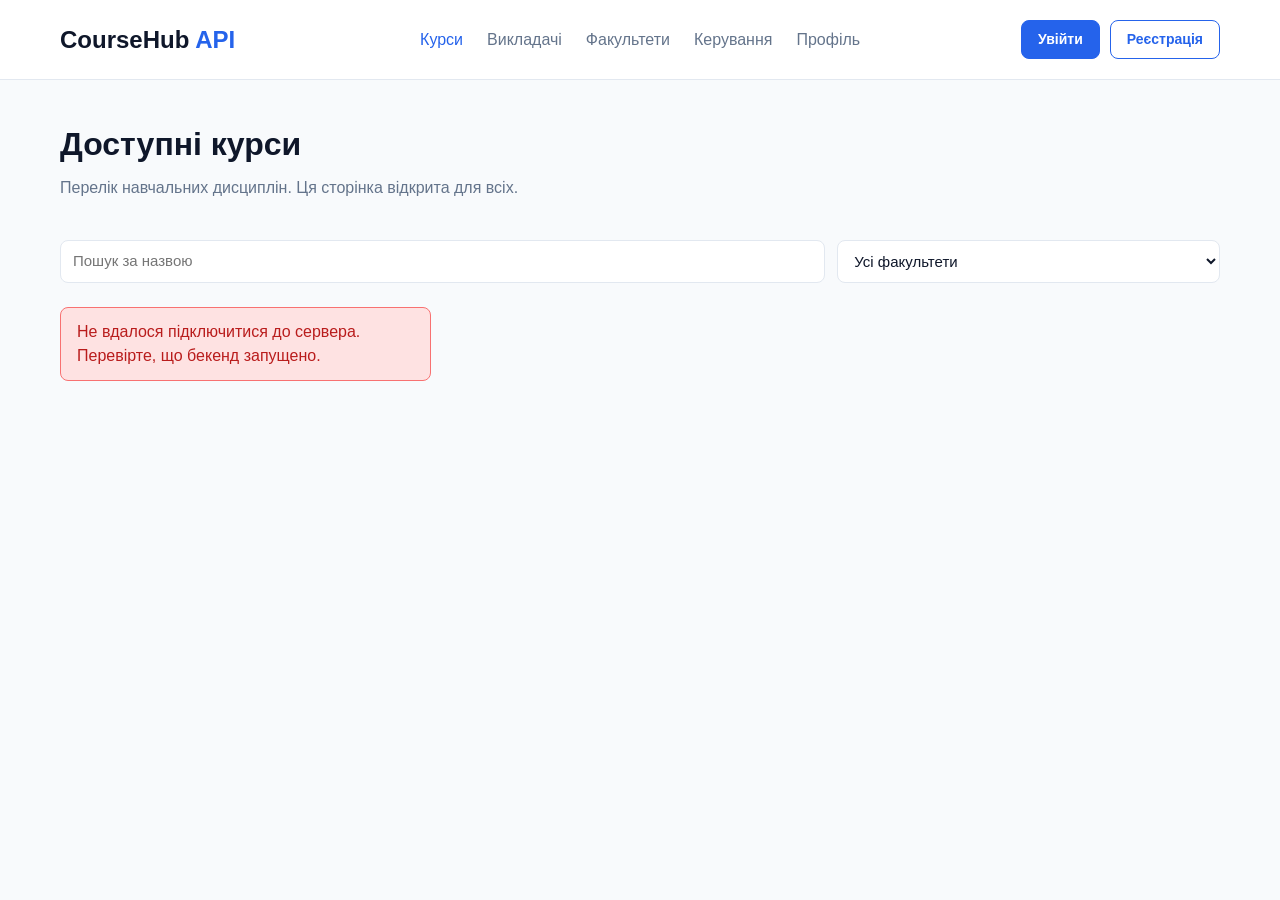
<file: index.html>
<!DOCTYPE html>
<html lang="uk">
<head>
    <meta charset="UTF-8">
    <meta name="viewport" content="width=device-width, initial-scale=1.0">
    <title>CourseHub | Курси</title>
    <link rel="stylesheet" href="style.css">
    <script src="js/config.js"></script>
    <script src="js/api.js"></script>
    <script src="js/layout.js"></script>
</head>
<body>
    <header id="site-header" class="header"></header>

    <main class="container">
        <section class="page-header">
            <h2>Доступні курси</h2>
            <p>Перелік навчальних дисциплін. Ця сторінка відкрита для всіх.</p>
        </section>

        <div class="filters">
            <input id="search" type="search" placeholder="Пошук за назвою">
            <select id="faculty-filter">
                <option value="">Усі факультети</option>
            </select>
        </div>

        <div id="courses-grid" class="courses-grid">
            <div class="loading-spinner">Отримуємо дані з сервера...</div>
        </div>
    </main>

    <script src="js/courses.js"></script>
</body>
</html>
</file>
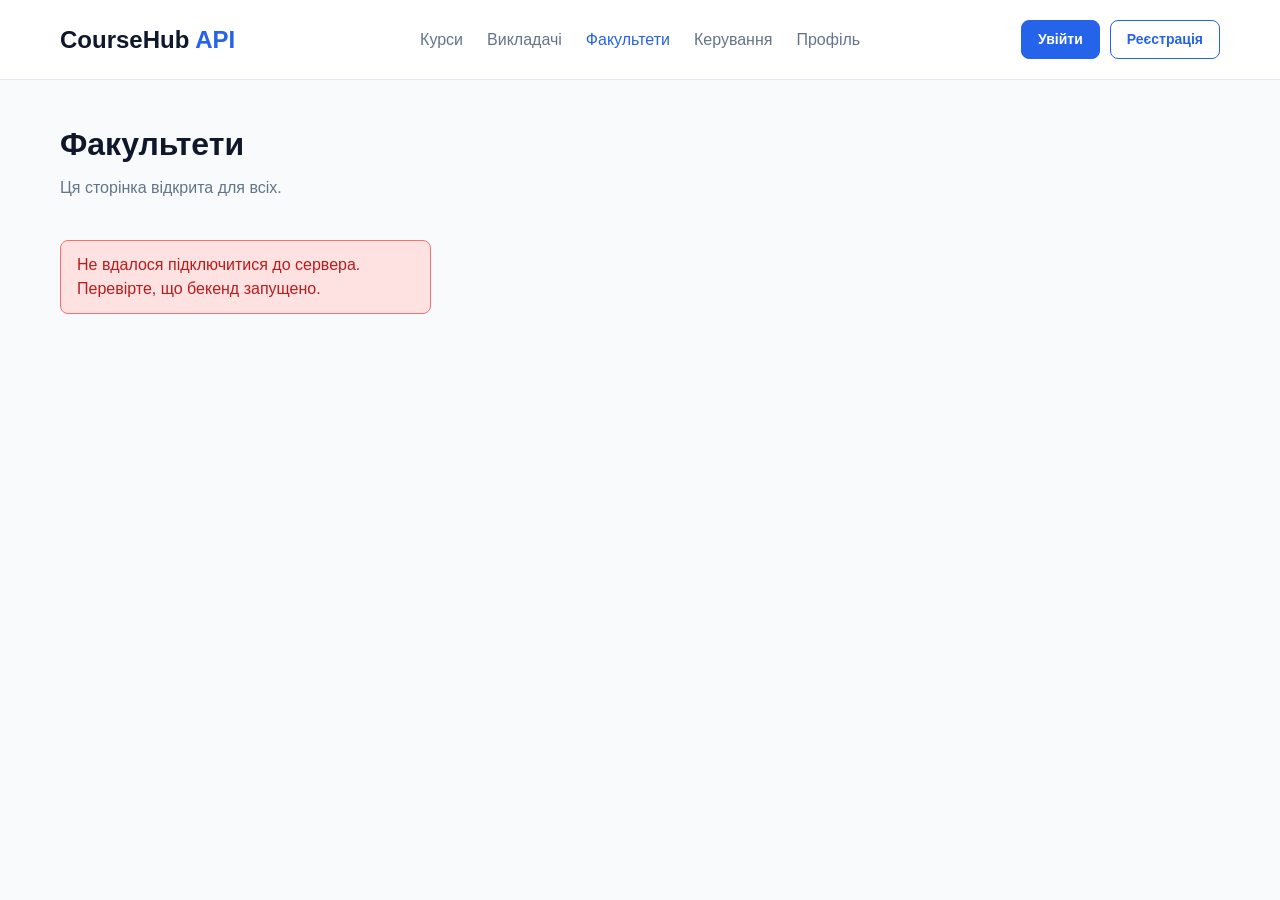
<file: faculties.html>
<!DOCTYPE html>
<html lang="uk">
<head>
    <meta charset="UTF-8">
    <meta name="viewport" content="width=device-width, initial-scale=1.0">
    <title>CourseHub | Факультети</title>
    <link rel="stylesheet" href="style.css">
    <script src="js/config.js"></script>
    <script src="js/api.js"></script>
    <script src="js/layout.js"></script>

</head>
<body data-list="faculties">
    <header id="site-header" class="header"></header>

    <main class="container">
        <section class="page-header">
            <h2>Факультети</h2>
            <p>Ця сторінка відкрита для всіх.</p>
        </section>

        <div id="list-grid" class="courses-grid">
            <div class="loading-spinner">Отримуємо дані з сервера...</div>
        </div>
    </main>

    <script src="js/lists.js"></script>
</body>
</html>
</file>
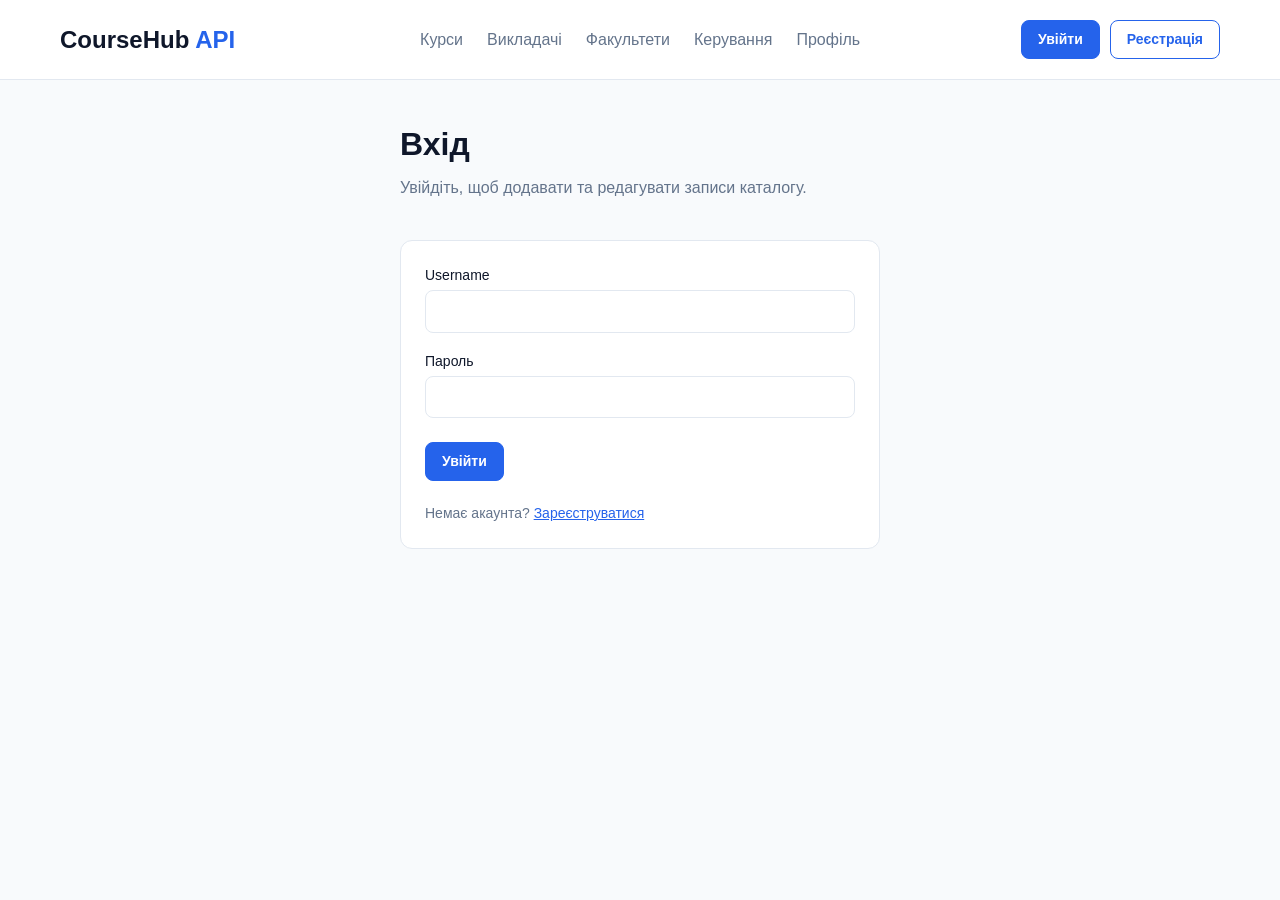
<file: login.html>
<!DOCTYPE html>
<html lang="uk">
<head>
    <meta charset="UTF-8">
    <meta name="viewport" content="width=device-width, initial-scale=1.0">
    <title>CourseHub | Вхід</title>
    <link rel="stylesheet" href="style.css">
    <script src="js/config.js"></script>
    <script src="js/api.js"></script>
    <script src="js/layout.js"></script>
    <script>CH.redirectIfLoggedIn();</script>
</head>
<body>
    <header id="site-header" class="header"></header>

    <main class="container narrow">
        <section class="page-header">
            <h2>Вхід</h2>
            <p>Увійдіть, щоб додавати та редагувати записи каталогу.</p>
        </section>

        <div id="message"></div>

        <form id="login-form" class="form card-form">
            <div class="form-row">
                <label for="username">Username</label>
                <input id="username" name="username" type="text" maxlength="150" required autocomplete="username">
                <small class="field-error" data-for="username"></small>
            </div>
            <div class="form-row">
                <label for="password">Пароль</label>
                <input id="password" name="password" type="password" maxlength="128" required autocomplete="current-password">
                <small class="field-error" data-for="password"></small>
            </div>
            <div class="form-buttons">
                <button type="submit" class="btn">Увійти</button>
            </div>
            <p class="form-hint">Немає акаунта? <a href="register.html">Зареєструватися</a></p>
        </form>
    </main>

    <script src="js/login.js"></script>
</body>
</html>
</file>
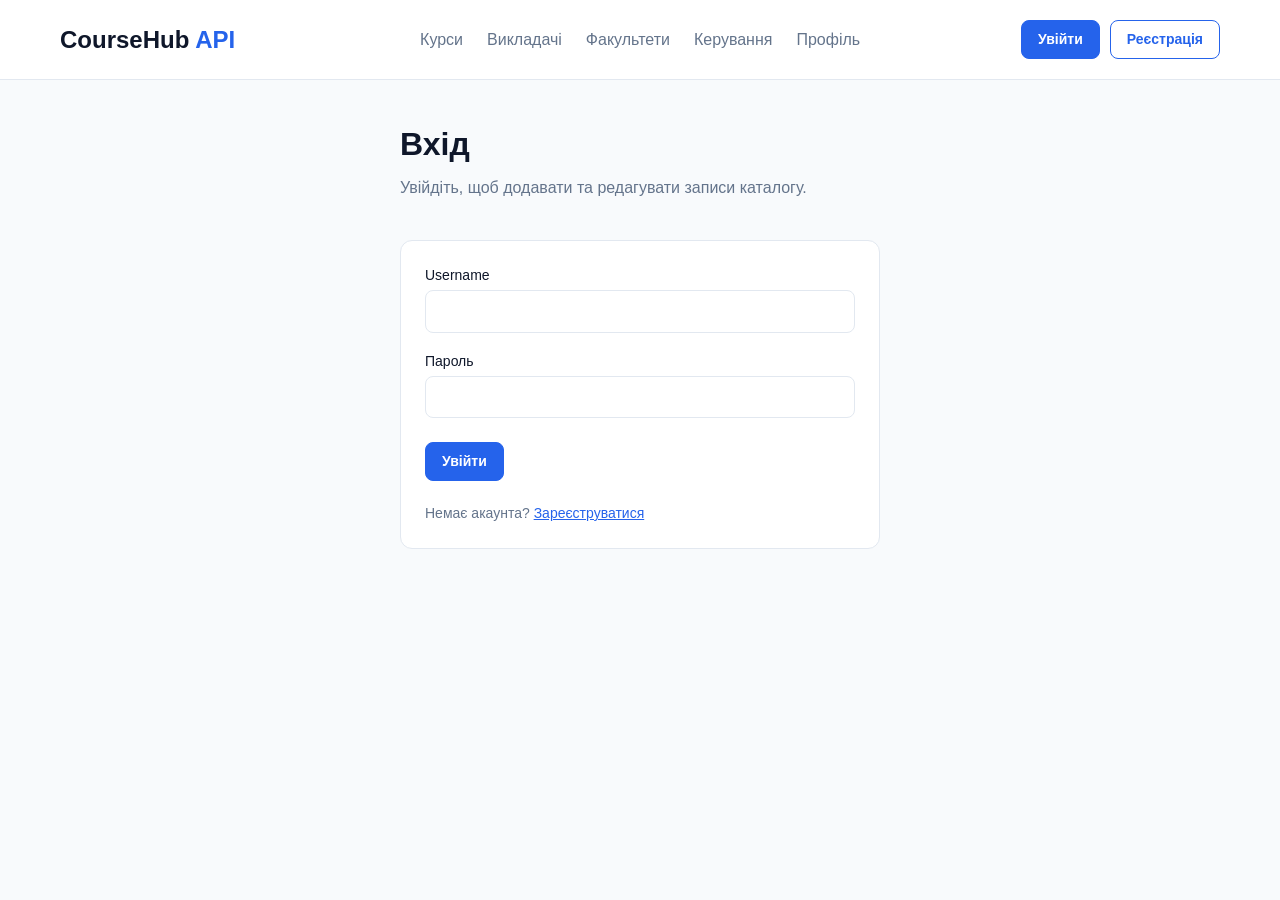
<file: manage.html>
<!DOCTYPE html>
<html lang="uk">
<head>
    <meta charset="UTF-8">
    <meta name="viewport" content="width=device-width, initial-scale=1.0">
    <title>CourseHub | Керування каталогом</title>
    <link rel="stylesheet" href="style.css">
    <script src="js/config.js"></script>
    <script src="js/api.js"></script>
    <script src="js/layout.js"></script>
    <script>CH.requireAuth();</script>
</head>
<body>
    <header id="site-header" class="header"></header>

    <main class="container">
        <section class="page-header">
            <h2>Керування каталогом</h2>
            <p id="role-note">Ця сторінка доступна лише авторизованим користувачам.</p>
        </section>

        <div id="message"></div>
        <div id="tabs" class="tabs"></div>
        <div id="table-box" class="table-wrap"></div>
        <div id="form-box" class="panel"></div>
    </main>

    <script src="js/manage.js"></script>
</body>
</html>
</file>
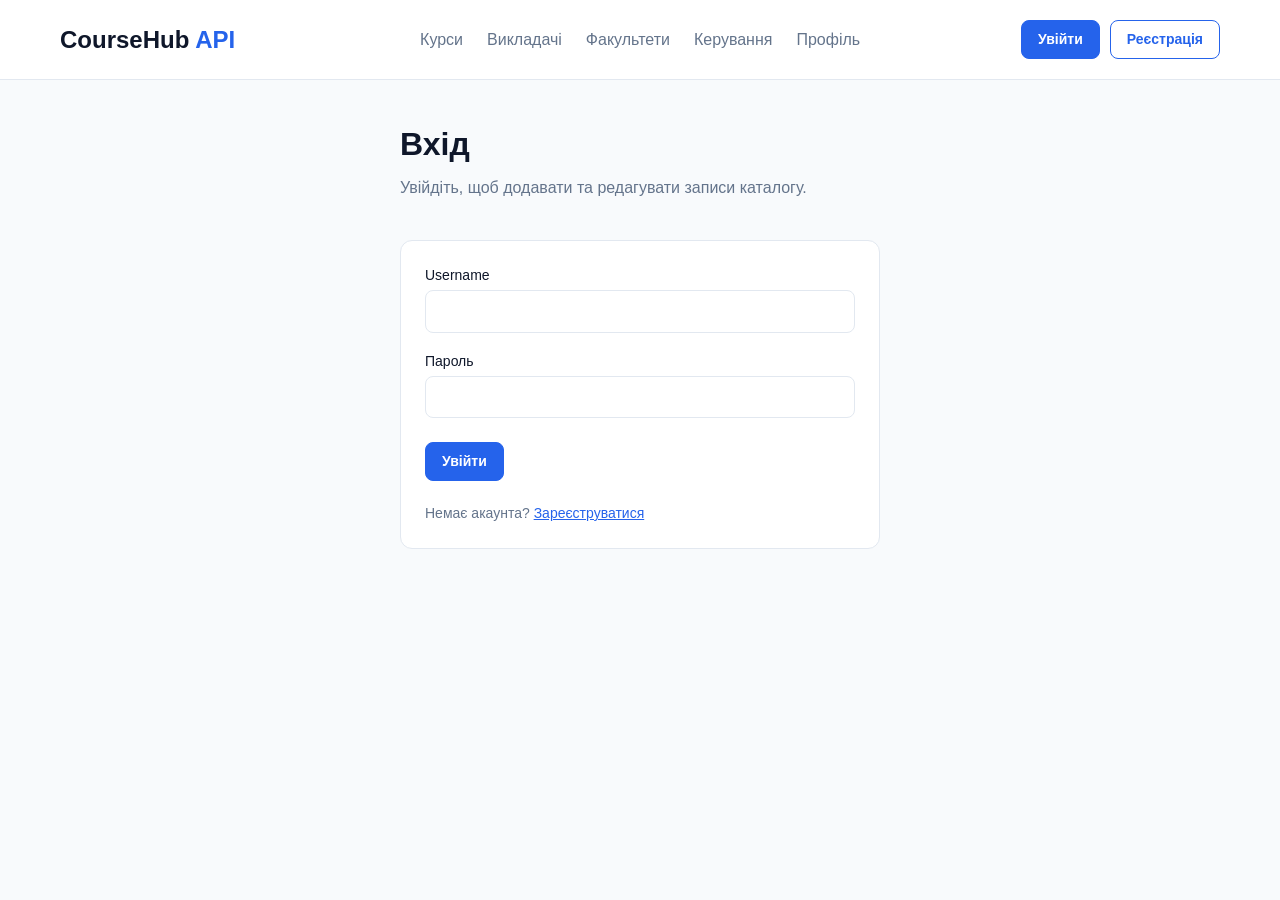
<file: profile.html>
<!DOCTYPE html>
<html lang="uk">
<head>
    <meta charset="UTF-8">
    <meta name="viewport" content="width=device-width, initial-scale=1.0">
    <title>CourseHub | Профіль</title>
    <link rel="stylesheet" href="style.css">
    <script src="js/config.js"></script>
    <script src="js/api.js"></script>
    <script src="js/layout.js"></script>
    <script>CH.requireAuth();</script>
</head>
<body>
    <header id="site-header" class="header"></header>

    <main class="container">
        <section class="page-header">
            <h2>Мій профіль</h2>
            <p>Ця сторінка доступна лише авторизованим користувачам.</p>
        </section>

        <div id="message"></div>

        <div class="panels">
            <section class="panel">
                <h3>Дані акаунта</h3>
                <div id="profile-info" class="course-meta"></div>
            </section>
            <section class="panel">
                <h3>Що мені дозволено</h3>
                <ul id="rights" class="plain-list"></ul>
            </section>
            <section class="panel">
                <h3>Токени</h3>
                <div id="token-info" class="course-meta"></div>
                <div class="form-buttons">
                    <button id="refresh-btn" type="button" class="btn btn-outline">Оновити access токен</button>
                    <button id="expire-btn" type="button" class="btn btn-outline">Симулювати закінчення токена</button>
                </div>
                <p class="form-hint">Access токен живе недовго. Коли він закінчується, фронтенд сам отримує новий за refresh токеном.</p>
            </section>
        </div>

        <div class="form-buttons">
            <button id="profile-logout" type="button" class="btn btn-danger">Вийти з акаунта</button>
        </div>
    </main>

    <script src="js/profile.js"></script>
</body>
</html>
</file>
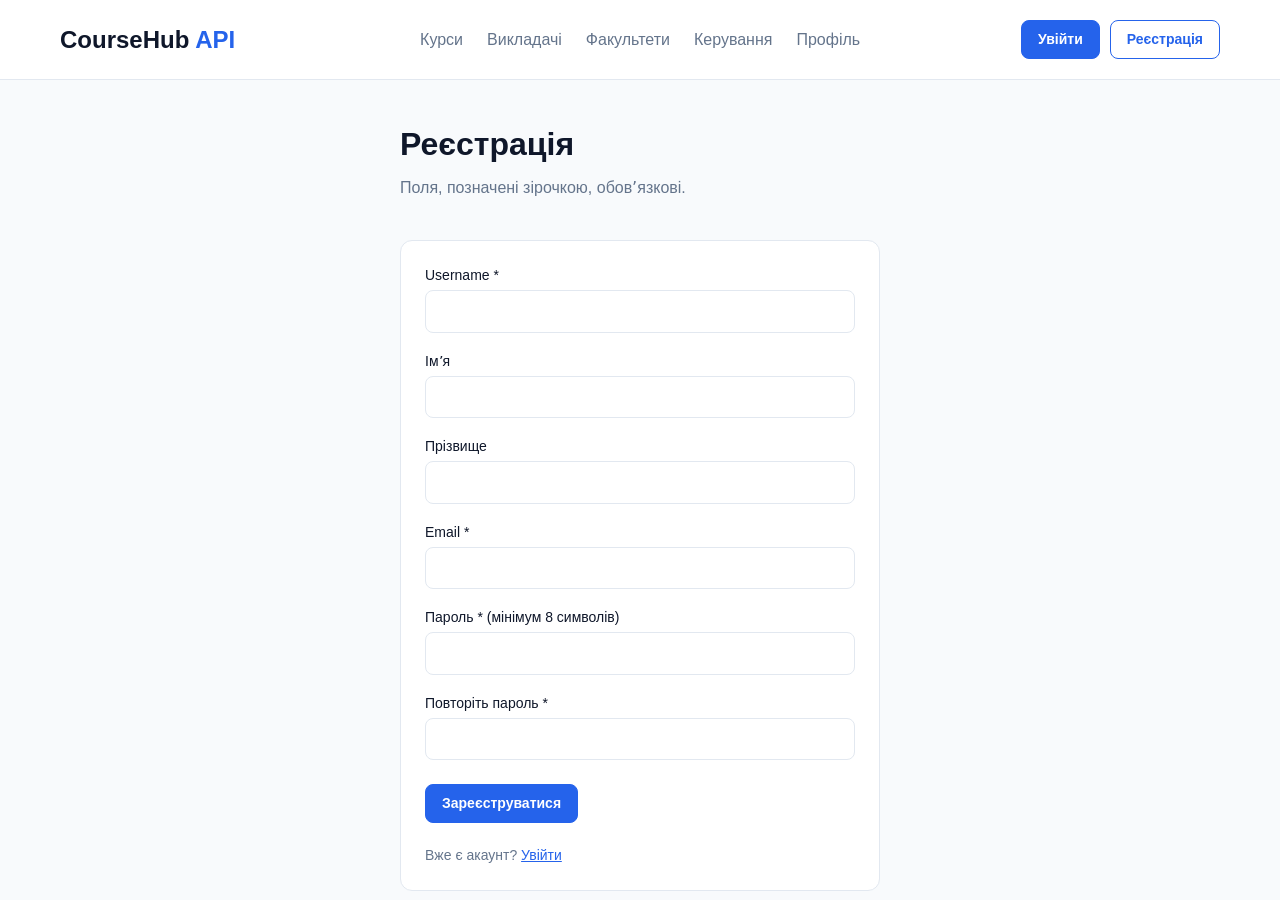
<file: register.html>
<!DOCTYPE html>
<html lang="uk">
<head>
    <meta charset="UTF-8">
    <meta name="viewport" content="width=device-width, initial-scale=1.0">
    <title>CourseHub | Реєстрація</title>
    <link rel="stylesheet" href="style.css">
    <script src="js/config.js"></script>
    <script src="js/api.js"></script>
    <script src="js/layout.js"></script>
    <script>CH.redirectIfLoggedIn();</script>
</head>
<body>
    <header id="site-header" class="header"></header>

    <main class="container narrow">
        <section class="page-header">
            <h2>Реєстрація</h2>
            <p>Поля, позначені зірочкою, обовʼязкові.</p>
        </section>

        <div id="message"></div>

        <form id="register-form" class="form card-form">
            <div class="form-row">
                <label for="username">Username *</label>
                <input id="username" name="username" type="text" minlength="3" maxlength="30" required autocomplete="username">
                <small class="field-error" data-for="username"></small>
            </div>
            <div class="form-row">
                <label for="first_name">Імʼя</label>
                <input id="first_name" name="first_name" type="text" maxlength="50" autocomplete="given-name">
                <small class="field-error" data-for="first_name"></small>
            </div>
            <div class="form-row">
                <label for="last_name">Прізвище</label>
                <input id="last_name" name="last_name" type="text" maxlength="50" autocomplete="family-name">
                <small class="field-error" data-for="last_name"></small>
            </div>
            <div class="form-row">
                <label for="email">Email *</label>
                <input id="email" name="email" type="email" maxlength="254" required autocomplete="email">
                <small class="field-error" data-for="email"></small>
            </div>
            <div class="form-row">
                <label for="password">Пароль * (мінімум 8 символів)</label>
                <input id="password" name="password" type="password" maxlength="128" required autocomplete="new-password">
                <small class="field-error" data-for="password"></small>
            </div>
            <div class="form-row">
                <label for="password_confirm">Повторіть пароль *</label>
                <input id="password_confirm" name="password_confirm" type="password" maxlength="128" required autocomplete="new-password">
                <small class="field-error" data-for="password_confirm"></small>
            </div>
            <div class="form-buttons">
                <button type="submit" class="btn">Зареєструватися</button>
            </div>
            <p class="form-hint">Вже є акаунт? <a href="login.html">Увійти</a></p>
        </form>
    </main>

    <script src="js/register.js"></script>
</body>
</html>
</file>
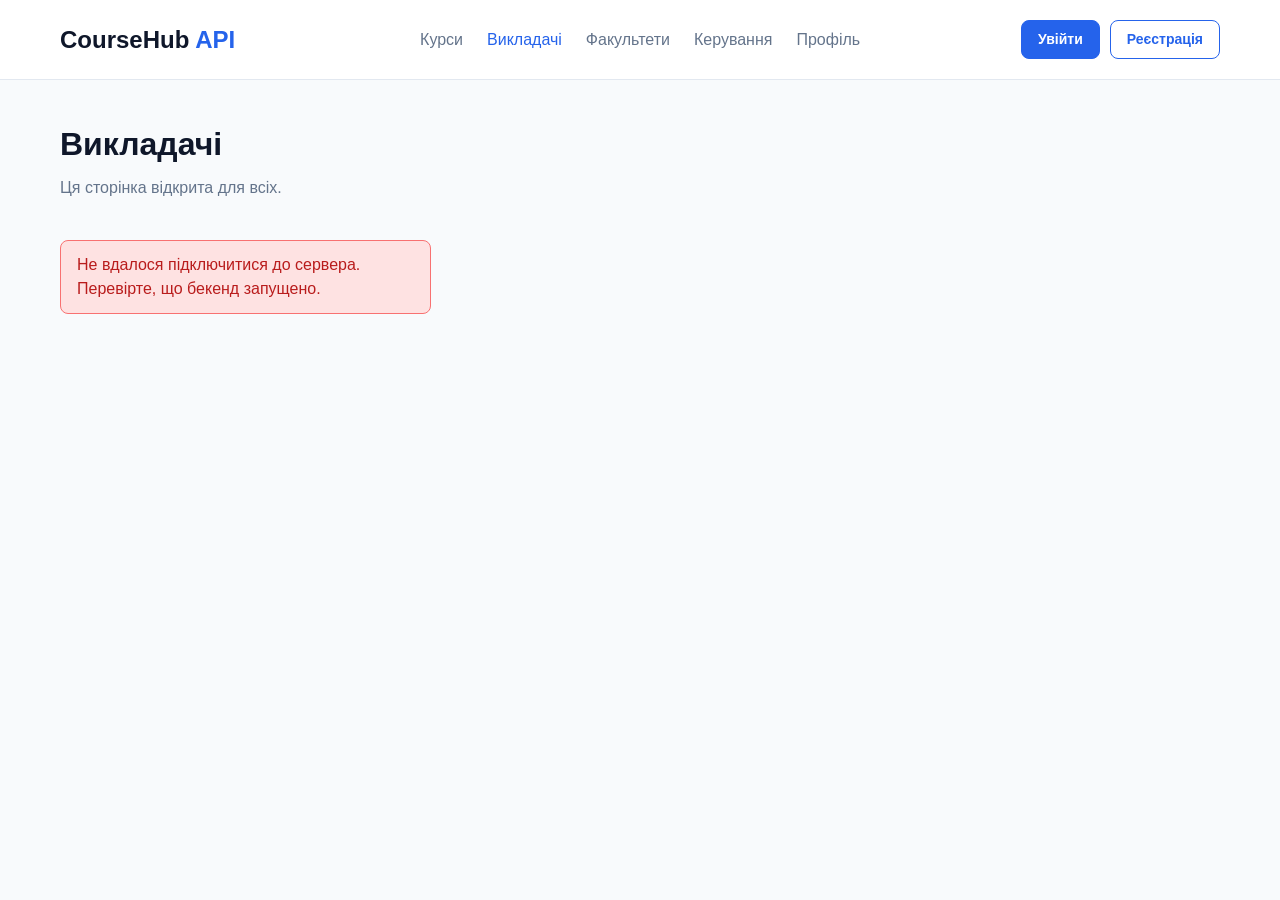
<file: teachers.html>
<!DOCTYPE html>
<html lang="uk">
<head>
    <meta charset="UTF-8">
    <meta name="viewport" content="width=device-width, initial-scale=1.0">
    <title>CourseHub | Викладачі</title>
    <link rel="stylesheet" href="style.css">
    <script src="js/config.js"></script>
    <script src="js/api.js"></script>
    <script src="js/layout.js"></script>

</head>
<body data-list="teachers">
    <header id="site-header" class="header"></header>

    <main class="container">
        <section class="page-header">
            <h2>Викладачі</h2>
            <p>Ця сторінка відкрита для всіх.</p>
        </section>

        <div id="list-grid" class="courses-grid">
            <div class="loading-spinner">Отримуємо дані з сервера...</div>
        </div>
    </main>

    <script src="js/lists.js"></script>
</body>
</html>
</file>
<file: style.css>
:root {
    --primary-color: #2563eb;
    --primary-hover: #1d4ed8;
    --bg-color: #f8fafc;
    --card-bg: #ffffff;
    --text-main: #0f172a;
    --text-muted: #64748b;
    --border-color: #e2e8f0;
}

* {
    margin: 0;
    padding: 0;
    box-sizing: border-box;
}

body {
    font-family: 'Inter', sans-serif;
    background-color: var(--bg-color);
    color: var(--text-main);
    line-height: 1.5;
}

.container {
    max-width: 1200px;
    margin: 0 auto;
    padding: 0 20px;
}

.header {
    background-color: var(--card-bg);
    border-bottom: 1px solid var(--border-color);
    padding: 20px 0;
    position: sticky;
    top: 0;
    z-index: 100;
}

.header .container {
    display: flex;
    justify-content: space-between;
    align-items: center;
}

.logo {
    font-size: 24px;
    font-weight: 700;
    color: var(--text-main);
}

.logo span {
    color: var(--primary-color);
}

.nav a {
    text-decoration: none;
    color: var(--text-muted);
    margin-left: 24px;
    font-weight: 500;
    transition: color 0.3s ease;
}

.nav a:hover, .nav a.active {
    color: var(--primary-color);
}

.page-header {
    margin: 40px 0;
}

.page-header h2 {
    font-size: 32px;
    margin-bottom: 8px;
}

.page-header p {
    color: var(--text-muted);
}

.courses-grid {
    display: grid;
    grid-template-columns: repeat(auto-fill, minmax(320px, 1fr));
    gap: 24px;
    margin-bottom: 60px;
}

.course-card {
    background-color: var(--card-bg);
    border: 1px solid var(--border-color);
    border-radius: 12px;
    padding: 24px;
    transition: transform 0.2s ease, box-shadow 0.2s ease;
    display: flex;
    flex-direction: column;
}

.course-card:hover {
    transform: translateY(-4px);
    box-shadow: 0 12px 24px -8px rgba(0, 0, 0, 0.1);
}

.course-card h3 {
    font-size: 20px;
    margin-bottom: 12px;
    color: var(--text-main);
}

.course-meta {
    margin-bottom: 20px;
    flex-grow: 1;
}

.course-meta p {
    font-size: 14px;
    color: var(--text-muted);
    margin-bottom: 6px;
    display: flex;
    justify-content: space-between;
}

.course-meta span {
    font-weight: 600;
    color: var(--text-main);
}

.credits-badge {
    display: inline-block;
    background-color: #dbeafe;
    color: var(--primary-color);
    padding: 4px 12px;
    border-radius: 20px;
    font-size: 14px;
    font-weight: 600;
    align-self: flex-start;
}

.loading-spinner {
    grid-column: 1 / -1;
    text-align: center;
    padding: 40px;
    color: var(--text-muted);
    font-size: 18px;
}

.error-message {
    grid-column: 1 / -1;
    background-color: #fee2e2;
    color: #b91c1c;
    padding: 16px;
    border-radius: 8px;
    border: 1px solid #f87171;
    text-align: center;
}
/* ---------- Header: navigation and login / logout ---------- */
.header .container {
    gap: 16px;
    flex-wrap: wrap;
}

.logo {
    text-decoration: none;
}

.nav {
    display: flex;
    flex-wrap: wrap;
    gap: 4px 0;
}

.auth-box {
    display: flex;
    align-items: center;
    gap: 10px;
}

.user-name {
    font-weight: 600;
}

.role-badge {
    background-color: #e2e8f0;
    color: var(--text-muted);
    padding: 2px 10px;
    border-radius: 20px;
    font-size: 12px;
    font-weight: 600;
}

/* ---------- Buttons ---------- */
.btn {
    display: inline-block;
    padding: 8px 16px;
    border: 1px solid var(--primary-color);
    border-radius: 8px;
    background-color: var(--primary-color);
    color: #ffffff;
    font: inherit;
    font-size: 14px;
    font-weight: 600;
    text-decoration: none;
    cursor: pointer;
    transition: background-color 0.2s ease;
}

.btn:hover {
    background-color: var(--primary-hover);
}

.btn:disabled {
    opacity: 0.6;
    cursor: default;
}

.btn-outline {
    background-color: transparent;
    color: var(--primary-color);
}

.btn-outline:hover {
    background-color: #eff6ff;
}

.btn-danger {
    border-color: #dc2626;
    background-color: #dc2626;
}

.btn-danger:hover {
    background-color: #b91c1c;
}

.btn-small {
    padding: 4px 10px;
    font-size: 13px;
}

/* ---------- Forms ---------- */
.narrow {
    max-width: 520px;
}

.form {
    display: flex;
    flex-direction: column;
    gap: 14px;
}

.card-form,
.panel {
    background-color: var(--card-bg);
    border: 1px solid var(--border-color);
    border-radius: 12px;
    padding: 24px;
}

.form h3,
.panel h3 {
    margin-bottom: 12px;
}

.form-row {
    display: flex;
    flex-direction: column;
    gap: 4px;
}

.form-row label {
    font-size: 14px;
    font-weight: 500;
}

.form-row input,
.form-row select,
.form-row textarea,
.filters input,
.filters select {
    padding: 9px 12px;
    border: 1px solid var(--border-color);
    border-radius: 8px;
    background-color: #ffffff;
    color: var(--text-main);
    font: inherit;
    font-size: 15px;
}

.form-row input:focus,
.form-row select:focus,
.form-row textarea:focus,
.filters input:focus,
.filters select:focus {
    outline: 2px solid #bfdbfe;
    border-color: var(--primary-color);
}

.field-error {
    min-height: 0;
    color: #b91c1c;
    font-size: 13px;
}

.form-buttons {
    display: flex;
    flex-wrap: wrap;
    gap: 10px;
    margin-top: 6px;
}

.form-hint {
    color: var(--text-muted);
    font-size: 14px;
    margin-top: 8px;
}

.form-hint a {
    color: var(--primary-color);
}

/* ---------- Messages ---------- */
.alert {
    margin-bottom: 16px;
    padding: 12px 16px;
    border-radius: 8px;
    border: 1px solid;
}

.alert-error {
    background-color: #fee2e2;
    border-color: #f87171;
    color: #b91c1c;
}

.alert-success {
    background-color: #dcfce7;
    border-color: #4ade80;
    color: #166534;
}

/* ---------- Lists, filters, panels ---------- */
.filters {
    display: grid;
    grid-template-columns: 2fr 1fr;
    gap: 12px;
    margin-bottom: 24px;
}

.card-text {
    margin-bottom: 12px;
    color: var(--text-muted);
    font-size: 14px;
}

.panels {
    display: grid;
    grid-template-columns: repeat(auto-fit, minmax(300px, 1fr));
    gap: 24px;
    margin-bottom: 24px;
}

.plain-list {
    padding-left: 20px;
    color: var(--text-main);
    font-size: 14px;
}

.plain-list li {
    margin-bottom: 6px;
}

/* ---------- Management page ---------- */
.tabs {
    display: flex;
    gap: 8px;
    margin-bottom: 16px;
}

.tab-btn {
    padding: 8px 18px;
    border: 1px solid var(--border-color);
    border-radius: 8px;
    background-color: var(--card-bg);
    color: var(--text-muted);
    font: inherit;
    font-weight: 500;
    cursor: pointer;
}

.tab-btn.active {
    border-color: var(--primary-color);
    background-color: var(--primary-color);
    color: #ffffff;
}

.table-wrap {
    margin-bottom: 24px;
    overflow-x: auto;
}

.table {
    width: 100%;
    border-collapse: collapse;
    background-color: var(--card-bg);
    border: 1px solid var(--border-color);
    border-radius: 12px;
    font-size: 14px;
}

.table th,
.table td {
    padding: 10px 14px;
    border-bottom: 1px solid var(--border-color);
    text-align: left;
    vertical-align: top;
}

.table th {
    background-color: #f1f5f9;
    color: var(--text-muted);
    font-weight: 600;
}

.table .actions {
    display: flex;
    gap: 6px;
    white-space: nowrap;
}

@media (max-width: 640px) {
    .filters {
        grid-template-columns: 1fr;
    }
}
</file>
